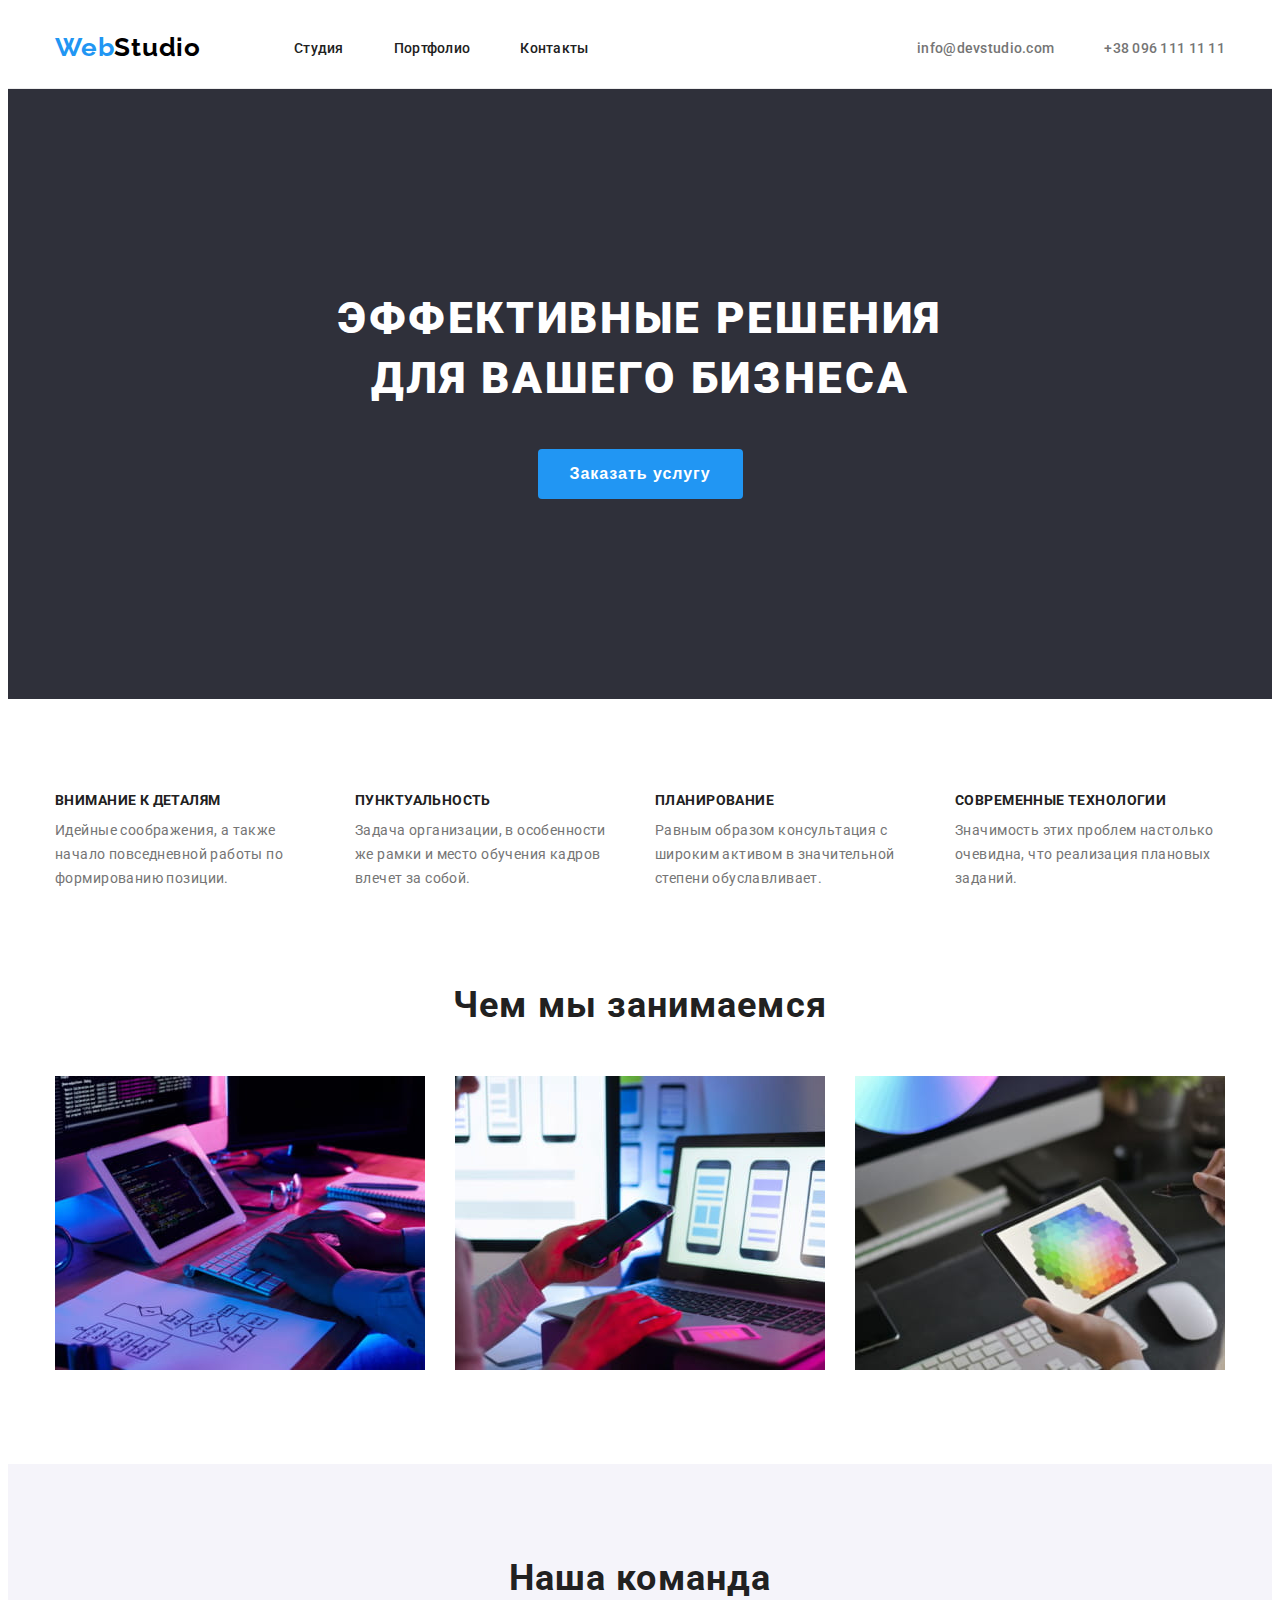
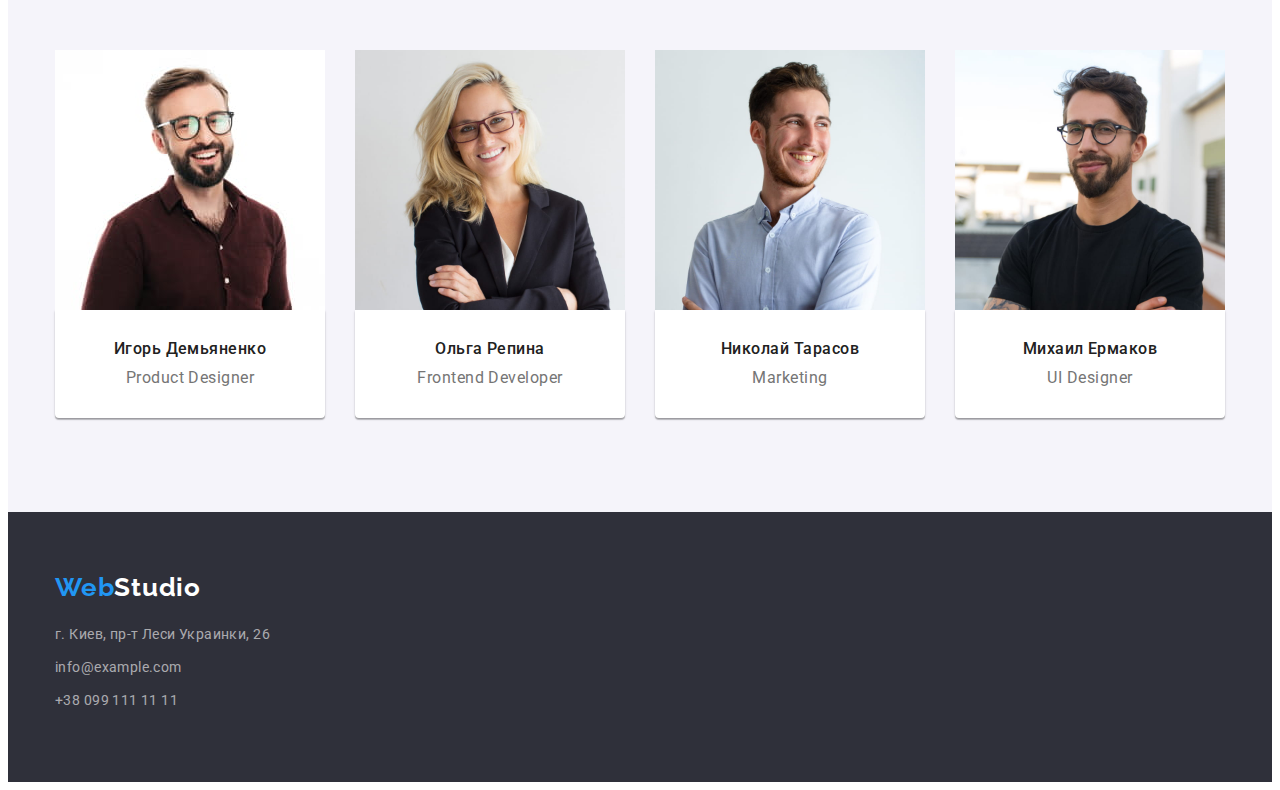
<file: index.html>
<!DOCTYPE html>
<html lang="ru">
  <head>
    <meta charset="UTF-8" />
    <meta name="viewport" content="width=device-width, initial-scale=1.0" />
    <title>WebStudio</title>

    <link
      rel="stylesheet"
      href="https://cdnjs.cloudflare.com/ajax/libs/modern-normalize/1.0.0/modern-normalize.min.css"
      integrity="sha512-ISS7cAi1PEhQ8jnbJpJZMd29NlhNj4AWYyLOSp2CE/CsHxTCu+r+t0D2yoJudVrd0/8fTVPUVDzY5Tvli75u/g=="
      crossorigin="anonymous"
    />

    <link rel="preconnect" href="https://fonts.gstatic.com" />
    <link
      href="https://fonts.googleapis.com/css2?family=Raleway:wght@700&family=Roboto:wght@400;500;700;900&display=swap"
      rel="stylesheet"
    />
    <link rel="stylesheet" href="./css/style.css" />
  </head>

  <body>
    <!--Шапка сайта-->
    <header class="header">
      <div class="container">
        <div class="header-flex">
          <a href="./index.html" class="logo link"
            ><span class="logo web">Web</span>Studio</a
          >

          <nav>
            <ul class="site-nav list">
              <li class="item"><a class="link" href="">Студия</a></li>
              <li class="item">
                <a class="link" href="./portfolio.html" target="blank"
                  >Портфолио</a
                >
              </li>
              <li class="item"><a class="link" href="">Контакты</a></li>
            </ul>
          </nav>

          <ul class="contact list">
            <li class="item">
              <a class="link" href="mailto:info@devstudio.com"
                >info@devstudio.com</a
              >
            </li>
            <li class="item">
              <a class="link" href="tel:+380961111111">+38 096 111 11 11</a>
            </li>
          </ul>
        </div>
      </div>
    </header>

    <main>
      <!--Герой-->
      <section class="hero">
        <div class="container">
          <h1 class="hero-title">Эффективные решения для вашего бизнеса</h1>
          <button class="button" type="button">Заказать услугу</button>
        </div>
      </section>

      <section class="features">
        <div class="container">
          <h2 class="visually-hidden">Наши преимущества</h2>
          <ul class="list">
            <li class="item">
              <h3 class="title">Внимание к деталям</h3>
              <p>
                Идейные соображения, а также начало повседневной работы по
                формированию позиции.
              </p>
            </li>
            <li class="item">
              <h3 class="title">Пунктуальность</h3>
              <p>
                Задача организации, в особенности же рамки и место обучения
                кадров влечет за собой.
              </p>
            </li>
            <li class="item">
              <h3 class="title">Планирование</h3>
              <p>
                Равным образом консультация с широким активом в значительной
                степени обуславливает.
              </p>
            </li>
            <li class="item">
              <h3 class="title">Современные технологии</h3>
              <p>
                Значимость этих проблем настолько очевидна, что реализация
                плановых заданий.
              </p>
            </li>
          </ul>
        </div>
      </section>

      <section class="occupation">
        <div class="container">
          <h2 class="title">Чем мы занимаемся</h2>
          <ul class="list">
            <li class="item">
              <img src="./images/box-1.jpg" alt="" width="370" height="294" />
            </li>
            <li class="item">
              <img src="./images/box-2.jpg" alt="" width="370" height="294" />
            </li>
            <li class="item">
              <img src="./images/box-3.jpg" alt="" width="370" height="294" />
            </li>
          </ul>
        </div>
      </section>

      <section class="team">
        <div class="container">
          <h2 class="title">Наша команда</h2>
          <ul class="list">
            <li class="item">
              <img
                src="./images/team/img-1.jpg"
                alt=""
                width="270"
                height="260"
              />
              <div class="card">
                <h3 class="title">Игорь Демьяненко</h3>
                <p lang="en">Product Designer</p>
              </div>
            </li>

            <li class="item">
              <img
                src="./images/team/img-2.jpg"
                alt=""
                width="270"
                height="260"
              />
              <div class="card">
                <h3 class="title">Ольга Репина</h3>
                <p lang="en">Frontend Developer</p>
              </div>
            </li>
            <li class="item">
              <img
                src="./images/team/img-3.jpg"
                alt=""
                width="270"
                height="260"
              />
              <div class="card">
                <h3 class="title">Николай Тарасов</h3>
                <p lang="en">Marketing</p>
              </div>
            </li>

            <li class="item">
              <img
                src="./images/team/img-4.jpg"
                alt=""
                width="270"
                height="260"
              />
              <div class="card">
                <h3 class="title">Михаил Ермаков</h3>
                <p lang="en">UI Designer</p>
              </div>
            </li>
          </ul>
        </div>
      </section>
    </main>

    <footer class="footer">
      <div class="container">
        <div class="logo-margin">
          <a href="./index.html" class="logo link logo-white">
            <span class="logo web link">Web</span>Studio</a
          >
        </div>
        <address class="address">
          <ul class="list-footer">
            <li class="item">г. Киев, пр-т Леси Украинки, 26</li>
            <li class="item">
              <a class="link" href="mailto:info@example.com"
                >info@example.com</a
              >
            </li>
            <li class="item">
              <a class="link" href="tel:+380991111111">+38 099 111 11 11</a>
            </li>
          </ul>
        </address>
      </div>
    </footer>
  </body>
</html>
</file>
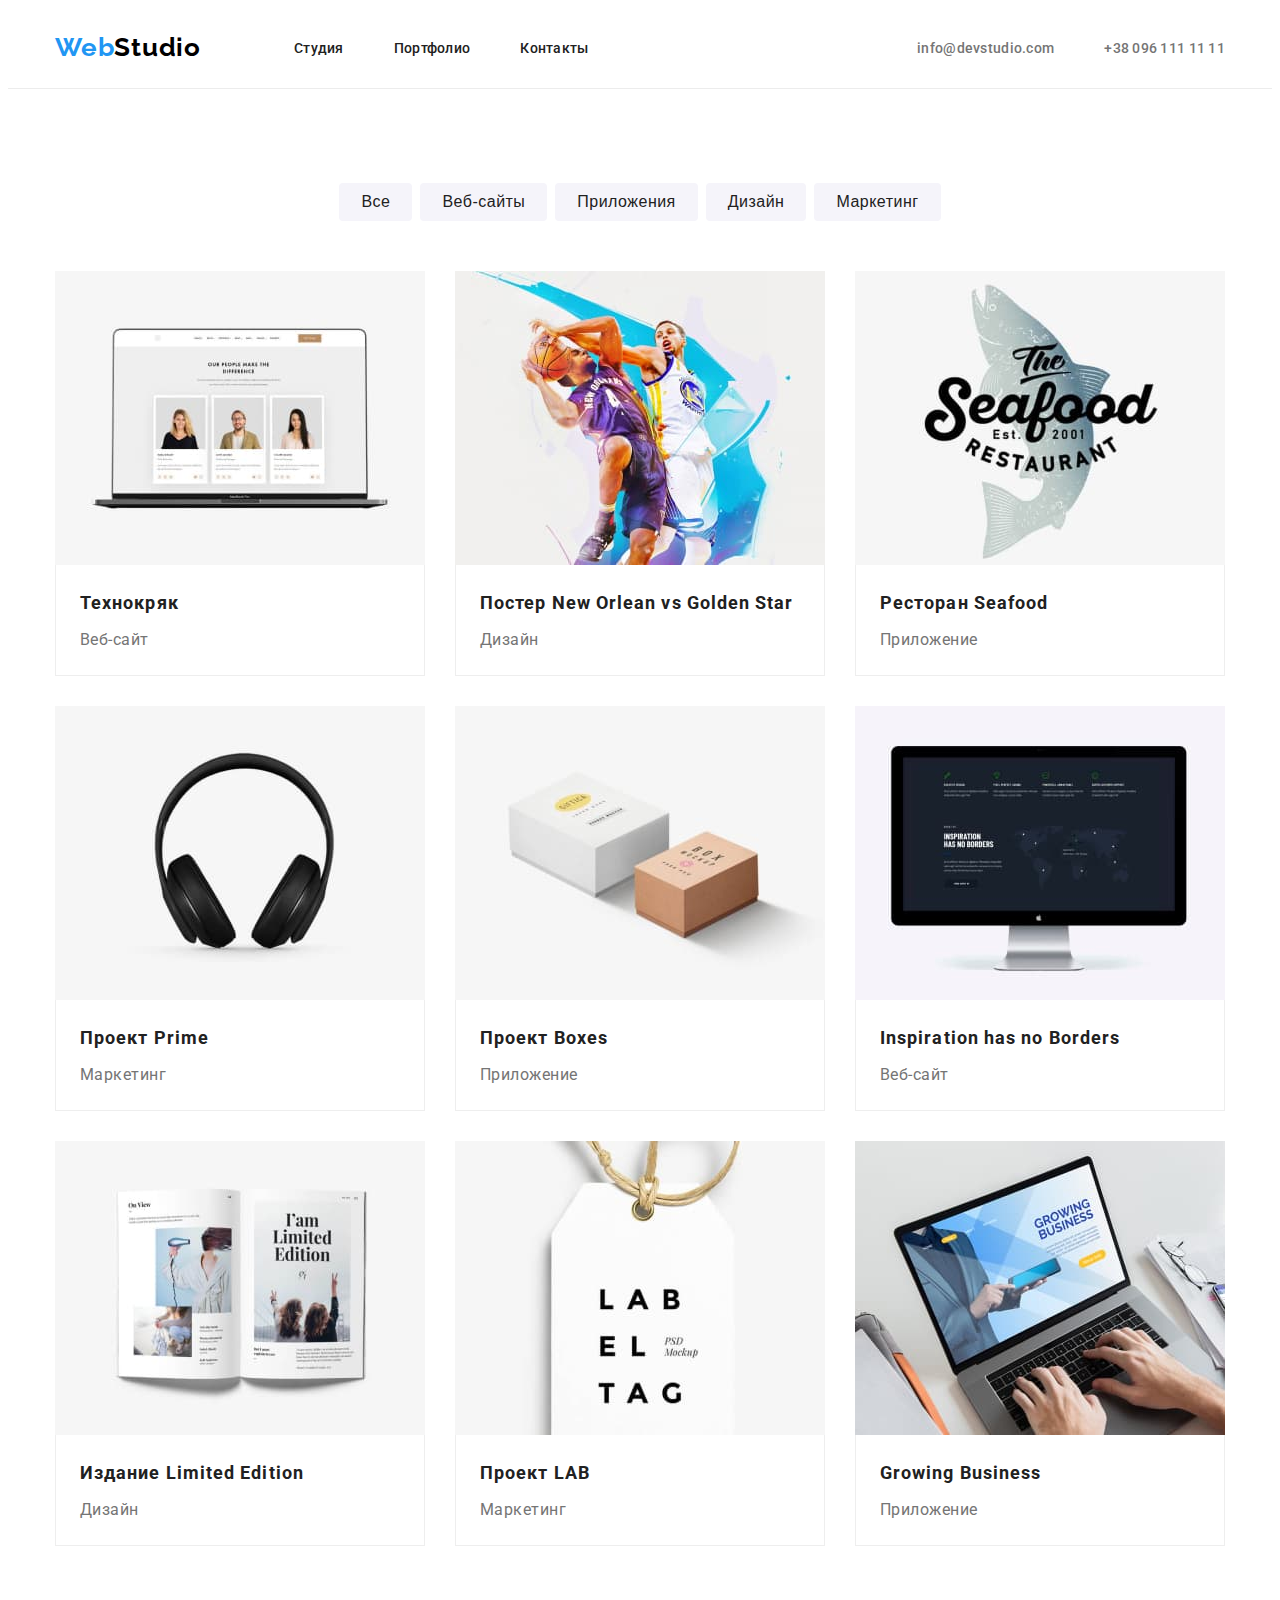
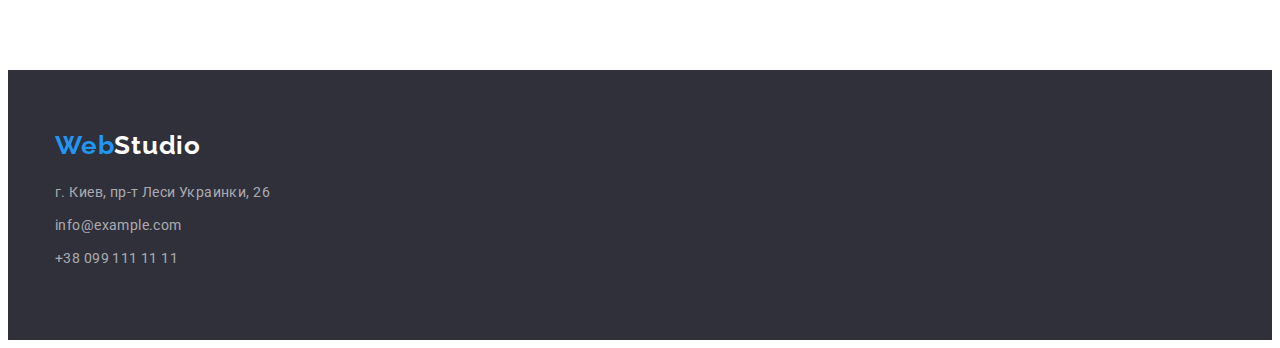
<file: portfolio.html>
<!DOCTYPE html>
<html lang="ru">
  <head>
    <meta charset="UTF-8" />
    <meta name="viewport" content="width=device-width, initial-scale=1.0" />
    <title>Portfolio</title>

    <link rel="preconnect" href="https://fonts.gstatic.com" />
    <link
      href="https://fonts.googleapis.com/css2?family=Raleway:wght@700&family=Roboto:wght@400;500;700;900&display=swap"
      rel="stylesheet"
    />
    <link rel="stylesheet" href="./css/style.css" />
  </head>

  <body>
    <!--Шапка сайта-->
    <header class="header">
      <div class="container">
        <div class="header-flex">
          <a href="./index.html" class="logo link"
            ><span class="logo web">Web</span>Studio</a
          >

          <nav>
            <ul class="site-nav list">
              <li class="item"><a class="link" href="">Студия</a></li>
              <li class="item">
                <a class="link" href="./portfolio.html" target="blank"
                  >Портфолио</a
                >
              </li>
              <li class="item"><a class="link" href="">Контакты</a></li>
            </ul>
          </nav>

          <ul class="contact list">
            <li class="item">
              <a class="link" href="mailto:info@devstudio.com"
                >info@devstudio.com</a
              >
            </li>
            <li class="item">
              <a class="link" href="tel:+380961111111">+38 096 111 11 11</a>
            </li>
          </ul>
        </div>
      </div>
    </header>

    <main>
      <section>
        <div class="container">
          <div class="nav-list">
            <h1 class="visually-hidden">Наши работы</h1>
            <ul class="list">
              <li class="item">
                <button class="button-filter" type="button">Все</button>
              </li>
              <li class="item">
                <button class="button-filter" type="button">Веб-сайты</button>
              </li>
              <li class="item">
                <button class="button-filter" type="button">Приложения</button>
              </li>
              <li class="item">
                <button class="button-filter" type="button">Дизайн</button>
              </li>
              <li class="item">
                <button class="button-filter" type="button">Маркетинг</button>
              </li>
            </ul>
          </div>

          <div class="page-content">
            <ul class="list portfolio-list">
              <li class="item">
                <a class="link" href=""
                  ><img src="./images/portfolio/img-1.jpg" alt="" width="370" />
                  <div class="card">
                    <h2 class="title">Технокряк</h2>
                    <p>Веб-сайт</p>
                  </div>
                </a>
              </li>

              <li class="item">
                <a class="link" href=""
                  ><img src="./images/portfolio/img-2.jpg" alt="" width="370" />
                  <div class="card">
                    <h2 class="title">Постер New Orlean vs Golden Star</h2>
                    <p>Дизайн</p>
                  </div>
                </a>
              </li>
              <li class="item">
                <a class="link" href=""
                  ><img src="./images/portfolio/img-3.jpg" alt="" width="370" />
                  <div class="card">
                    <h2 class="title">Ресторан Seafood</h2>
                    <p>Приложение</p>
                  </div>
                </a>
              </li>
              <li class="item">
                <a class="link" href=""
                  ><img src="./images/portfolio/img-4.jpg" alt="" width="370" />
                  <div class="card">
                    <h2 class="title">Проект Prime</h2>
                    <p>Маркетинг</p>
                  </div>
                </a>
              </li>
              <li class="item">
                <a class="link" href=""
                  ><img src="./images/portfolio/img-5.jpg" alt="" width="370" />
                  <div class="card">
                    <h2 class="title">Проект Boxes</h2>
                    <p>Приложение</p>
                  </div>
                </a>
              </li>

              <li class="item">
                <a class="link" href=""
                  ><img src="./images/portfolio/img-6.jpg" alt="" width="370" />
                  <div class="card">
                    <h2 class="title">Inspiration has no Borders</h2>
                    <p>Веб-сайт</p>
                  </div>
                </a>
              </li>

              <li class="item">
                <a class="link" href=""
                  ><img src="./images/portfolio/img-7.jpg" alt="" width="370" />
                  <div class="card">
                    <h2 class="title">Издание Limited Edition</h2>
                    <p>Дизайн</p>
                  </div>
                </a>
              </li>
              <li class="item">
                <a class="link" href=""
                  ><img src="./images/portfolio/img-8.jpg" alt="" width="370" />
                  <div class="card">
                    <h2 class="title">Проект LAB</h2>
                    <p>Маркетинг</p>
                  </div>
                </a>
              </li>
              <li class="item">
                <a class="link" href=""
                  ><img src="./images/portfolio/img-9.jpg" alt="" width="370" />
                  <div class="card">
                    <h2 class="title">Growing Business</h2>
                    <p>Приложение</p>
                  </div>
                </a>
              </li>
            </ul>
          </div>
        </div>
      </section>
    </main>

    <footer class="footer">
      <div class="container">
        <div class="logo-margin">
          <a href="./index.html" class="logo link logo-white">
            <span class="logo web link">Web</span>Studio</a
          >
        </div>
        <address class="address">
          <ul class="list-footer">
            <li class="item">г. Киев, пр-т Леси Украинки, 26</li>
            <li class="item">
              <a class="link" href="mailto:info@example.com"
                >info@example.com</a
              >
            </li>
            <li class="item">
              <a class="link" href="tel:+380991111111">+38 099 111 11 11</a>
            </li>
          </ul>
        </address>
      </div>
    </footer>
  </body>
</html>
</file>
<file: css/style.css>
/*
Prymary color - #757575
secondary color - #212121
accent color - #2196F3

Fonts:
Raleway bold
roboto bold, black, regular, medium
*/

html {
  box-sizing: border-box;
}

*,
*::after,
*::before {
  box-sizing: inherit;
}

:root {
  --prymary-color: #757575;
  --secondary-color: #212121;
  --accent-color: #2196f3;
  --dark-bg-color: #2f303a;
  --section-bg-color: #f5f4fa;
}

body {
  color: var(--prymary-color);
  font-family: "Roboto", sans-serif;
  font-style: normal;
  font-weight: 400;
}

img {
  display: block;
  max-width: 100%;
  height: auto;
}

.title {
  color: var(--secondary-color);
  margin: 0;
  padding: 0;
}

.list {
  list-style-type: none;
  padding: 0;
  margin: 0;
  font-size: 0px;
}

.link {
  text-decoration: none;
  color: inherit;
}

.visually-hidden {
  position: absolute !important;
  clip: rect(1px 1px 1px 1px);
  clip: rect(1px, 1px, 1px, 1px);
  padding: 0 !important;
  border: 0 !important;
  height: 1px !important;
  width: 1px !important;
  overflow: hidden;
}

button {
  cursor: pointer;
}

.container {
  display: block;
  width: 1200px;
  margin-left: 215px;
  margin-right: 215px;
  padding-top: 94px;
  margin-right: auto;
  margin-left: auto;
  padding-bottom: 94px;
  padding-left: 15px;
  padding-right: 15px;
}

/* ------ШАПКА САЙТА------ */

.header {
  border-bottom: 1px solid #ececec;
}

.header-flex {
  display: flex;
  align-items: center;
}

.header .container {
  padding-top: 0px;
  padding-bottom: 0px;
}

.logo {
  font-family: "Raleway", sans-serif;
  font-size: 26px;
  font-weight: 700;
  line-height: 1.2;
  letter-spacing: 0.03em;

  color: #000000;
}

.web {
  color: var(--accent-color);
}

.site-nav {
  display: flex;
  margin-left: 93px;

  font-weight: 500;
  font-size: 14px;
  line-height: 1.15;
  letter-spacing: 0.02em;

  color: var(--secondary-color);
}

.site-nav .link {
  display: block;
  padding-top: 32px;
  padding-bottom: 32px;
}

.site-nav .item {
  margin-right: 50px;
}

.site-nav .item:last-child {
  margin-right: 0px;
}

.header .logo:hover,
.header .logo:focus {
  color: var(--accent-color);
}

.site-nav .link:hover,
.site-nav .link:focus {
  color: var(--accent-color);
}

.contact {
  display: flex;
  margin-left: auto;

  font-weight: 500;
  font-size: 14px;
  line-height: 1.15;
  letter-spacing: 0.02em;
}

.contact .item + .item {
  margin-left: 50px;
}

.contact .link {
  display: block;
  padding-top: 32px;
  padding-bottom: 32px;
}

.contact .link:hover,
.contact .link:focus {
  color: var(--accent-color);
}
/* Герой */

.hero {
  background-color: var(--dark-bg-color);
}

.hero .container {
  padding-top: 200px;
  padding-bottom: 200px;
}

.hero-title {
  display: block;
  margin-top: 0px;
  margin-bottom: 40px;
  margin-left: auto;
  margin-right: auto;

  font-weight: 900;
  font-size: 44px;
  line-height: 1.36;
  text-align: center;
  letter-spacing: 0.06em;
  text-transform: uppercase;
  max-width: 700px;

  color: #ffffff;
}

.button {
  display: block;
  border-radius: 4px;
  min-width: 200px;
  height: 50px;
  margin-right: auto;
  margin-left: auto;
  padding: 10px 32px;
  text-align: center;

  font-weight: 700;
  font-size: 16px;
  line-height: 1.87;
  letter-spacing: 0.06em;
  color: #ffffff;
  outline: none;
  border: none;

  background-color: var(--accent-color);
}

.button:hover,
.button:focus {
}

/* -------FEATURES------*/

.features {
  display: flex;
}

.features .item {
  display: inline-block;
  width: 270px;
}

.features .item + .item {
  margin-left: 30px;
}

.features h3 {
  font-weight: 700;
  font-size: 14px;
  line-height: 1.14;
  letter-spacing: 0.03em;
  text-transform: uppercase;
  margin-bottom: 10px;
  width: 270px;
}

.features p {
  font-size: 14px;
  line-height: 1.71;
  letter-spacing: 0.03em;
  padding: 0;
  margin: 0;
}

/*-------OCCUPATUON--------*/

.occupation {
  display: flex;
}

.occupation .item {
  display: inline-block;
}

.occupation .container {
  padding-top: 0px;
}

.occupation .item + .item {
  margin-left: 30px;
}

.occupation .title {
  font-size: 36px;
  font-weight: 700;
  line-height: 1.16;
  letter-spacing: 0.03em;
  text-align: center;
  margin-bottom: 50px;
}

/*-------TEAM-------*/

.team {
  display: flex;
  background-color: var(--section-bg-color);
}

.team .item {
  display: inline-block;
}

.team .item + .item {
  margin-left: 30px;
}

.team h2 {
  font-size: 36px;
  font-style: normal;
  font-weight: 700;
  line-height: 1.16;
  letter-spacing: 0.03em;
  text-align: center;
  margin-bottom: 50px;
}

.team h3 {
  font-size: 16px;
  font-weight: 500;
  line-height: 1.18;
  letter-spacing: 0.03em;
  margin-bottom: 10px;
}
.team .list .card {
  padding-top: 30px;
  padding-bottom: 30px;
  text-align: center;

  background: #ffffff;
  box-shadow: 0px 1px 3px rgba(0, 0, 0, 0.12), 0px 1px 1px rgba(0, 0, 0, 0.14),
    0px 2px 1px rgba(0, 0, 0, 0.2);
  border-radius: 0px 0px 4px 4px;
}

.team p {
  font-size: 16px;
  line-height: 1.18;
  letter-spacing: 0.03em;
  margin-top: 0px;
  margin-bottom: 0px;
}

/* ----FOOTER------*/

.list-footer {
  list-style-type: none;
  padding: 0;
  margin: 0;
}

.footer {
  background-color: var(--dark-bg-color);
  color: #ffffff;
}

.footer .container {
  padding-top: 60px;
  padding-bottom: 60px;
}

.logo-white {
  font-family: "Raleway", sans-serif;
  font-style: normal;
  font-weight: 700;
  font-size: 26px;
  line-height: 1.2;
  letter-spacing: 0.03em;

  color: #ffffff;
}

.footer .link:hover,
.footer .link:focus {
  color: var(--accent-color);
}

.logo-margin {
  display: inline-block;
  margin-bottom: 20px;
}

.address {
  font-style: normal;
  font-weight: 400;
  font-size: 14px;
  line-height: 1.71;
  letter-spacing: 0.03em;
  color: #ffffff;
}

.address .item {
  margin-bottom: 9px;
  color: rgba(255, 255, 255, 0.6);
}

/* Portfolio*/

.nav-list .list {
  display: flex;
  justify-content: center;
}
.container .nav-list {
  padding-bottom: 50px;
}

.nav-list .item + .item {
  margin-left: 8px;
}

.button-filter {
  display: inline-block;
  border-radius: 4px;
  height: 38px;
  padding: 6px 22px;
  text-align: center;

  font-weight: 500;
  font-size: 16px;
  line-height: 1.62;
  letter-spacing: 0.03em;
  outline: none;
  border: none;
  text-decoration: none;

  color: var(--secondary-color);
  background-color: #f5f4fa;
}

.button-filter:hover,
.button-filter:focus {
  color: #ffffff;
  background-color: var(--accent-color);
  box-shadow: 0px 1px 3px rgba(0, 0, 0, 0.12), 0px 1px 1px rgba(0, 0, 0, 0.14),
    0px 2px 1px rgba(0, 0, 0, 0.2);
  border-radius: 4px 4px 4px 4px;
}

.container .page-content {
  padding-top: 0px;
}

.page-content {
  display: flex;
}
.page-content .item {
  display: inline-block;
  width: 370;
  margin-right: 30px;
  margin-bottom: 30px;

  background: #ffffff;
}

.page-content .item:nth-child(3n + 3) {
  margin-right: 0px;
}

.page-content .item:hover,
.page-content .item:focus {
  box-shadow: 0px 1px 1px rgba(0, 0, 0, 0.12), 0px 4px 4px rgba(0, 0, 0, 0.06),
    1px 4px 6px rgba(0, 0, 0, 0.16);
}

.portfolio-list .card {
  padding-top: 20px;
  padding-bottom: 20px;
  padding-left: 24px;
  padding-right: 24px;
  border: 1px solid #eeeeee;
  border-top: 0px;
}

.portfolio-list h2 {
  padding: 0px;
  margin: 0px;
  margin-bottom: 4px;

  font-weight: 700;
  font-size: 18px;
  line-height: 2;
  letter-spacing: 0.06em;

  color: var(--secondary-color);
}

.portfolio-list p {
  font-size: 16px;
  line-height: 1.87;
  letter-spacing: 0.03em;
  margin: 0px;
  padding: 0px;
}
</file>
